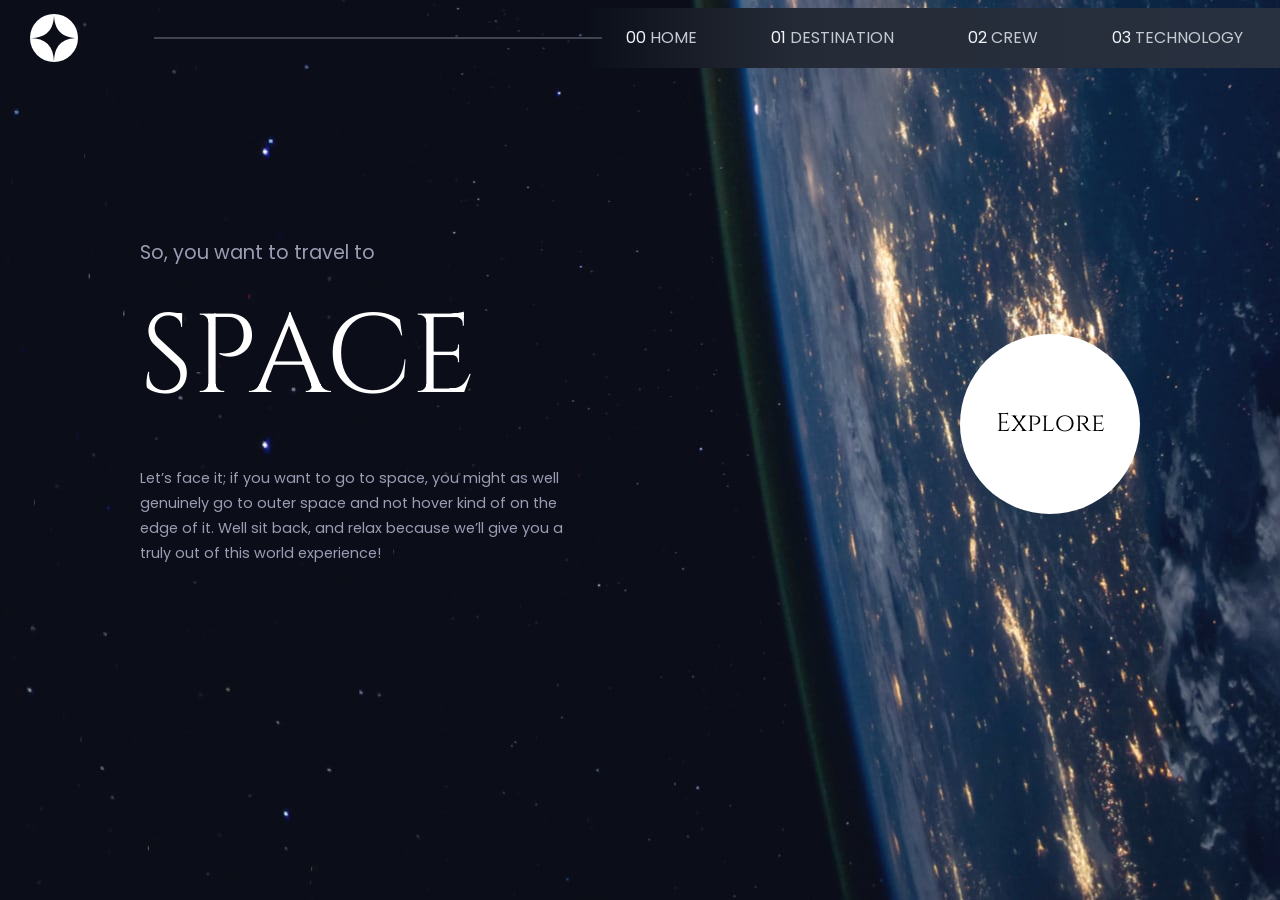
<file: index.html>
<!DOCTYPE html>
<html lang="en">
<head>
    <meta charset="UTF-8">
    <meta name="viewport" content="width=device-width, initial-scale=1.0">
    <title>Document</title>
    <link href="style.css" rel="stylesheet">
    <link href="https://fonts.googleapis.com/css2?family=Cinzel:wght@400;700&display=swap" rel="stylesheet">
    <link href="https://fonts.googleapis.com/css2?family=Poppins:wght@200;300&display=swap" rel="stylesheet">
</head>
<body> 
    <div id="header-placeholder"></div>
    <div class="home-cont">
        <div class="left">
            <p class="home-int">So, you want to travel to</p>
            <p class="home-tit">SPACE</p>
            <p class="home-txt"> Let’s face it; if you want to go to space, you might as well genuinely go to outer space and not hover kind of on the edge of it. Well sit back, and relax because we’ll give you a truly out of this world experience!</p>
        </div>
        <div class="right">
            <div class="home-circ">
                <p class="homeCir-txt">Explore</p>
            </div>
        </div>
    </div> 
        <script src="header.js"></script>
         <script src="app.js"></script>
</body>
</html>
</file>
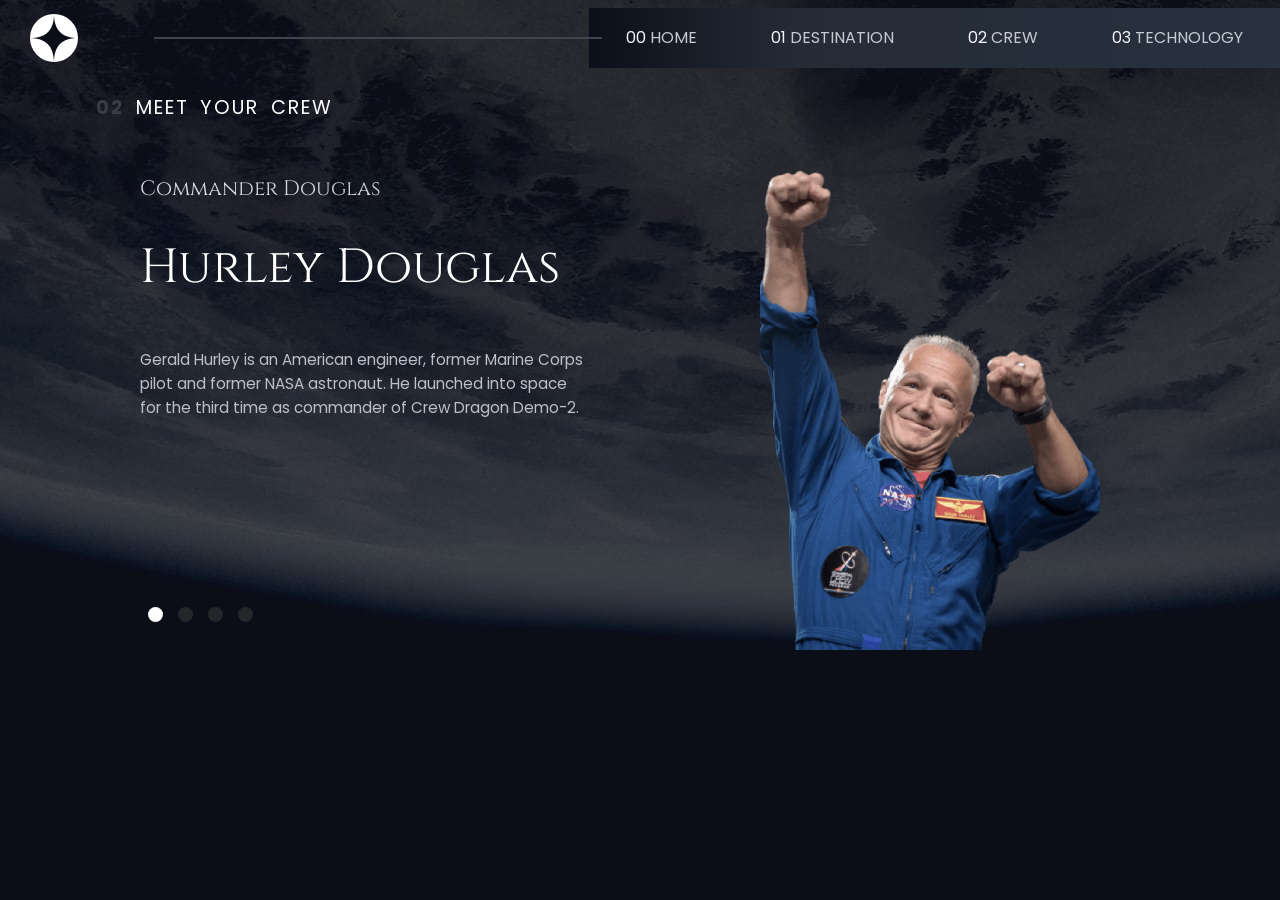
<file: crew.html>
<!DOCTYPE html>
<html lang="en">
<head>
    <meta charset="UTF-8">
    <meta name="viewport" content="width=device-width, initial-scale=1.0">
    <title>Crew</title>
     <link href="style.css" rel="stylesheet">
    <link href="https://fonts.googleapis.com/css2?family=Cinzel:wght@400;700&display=swap" rel="stylesheet">
    <link href="https://fonts.googleapis.com/css2?family=Poppins:wght@200;300&display=swap" rel="stylesheet">
</head>
<body>
    <div id="header-placeholder"></div>
    <div class="crew-cont">
         <p class="des-tit"><span class="des-num">02</span> MEET YOUR CREW</p>
         <div class="crew-infcont">
            <div class="crew-left">
                <div class="up"> 
                <p class="position">Commander Douglas</p>
                <p class="crew-name">Hurley Douglas</p>
                <p class="crew-txt">Gerald Hurley is an American engineer, former Marine Corps pilot and former NASA astronaut. He launched into space for the third time as commander of Crew Dragon Demo-2.</p>
                </div>
                   <div class="crew-buttons">
                    <button class="crew-btn" type="button" id="btn1"></button>
                    <button class="crew-btn" type="button" id="btn2"></button>
                    <button class="crew-btn" type="button" id="btn3"></button>
                    <button class="crew-btn" type="button" id="btn4"></button>
                </div>
            </div>

            <div class="crew-right">
               
                <div class="person-box"></div>
            </div>
         </div>
    </div>
      <script src="header.js"></script>
    <script src="app.js"></script>
    
</body>
</html>
</file>
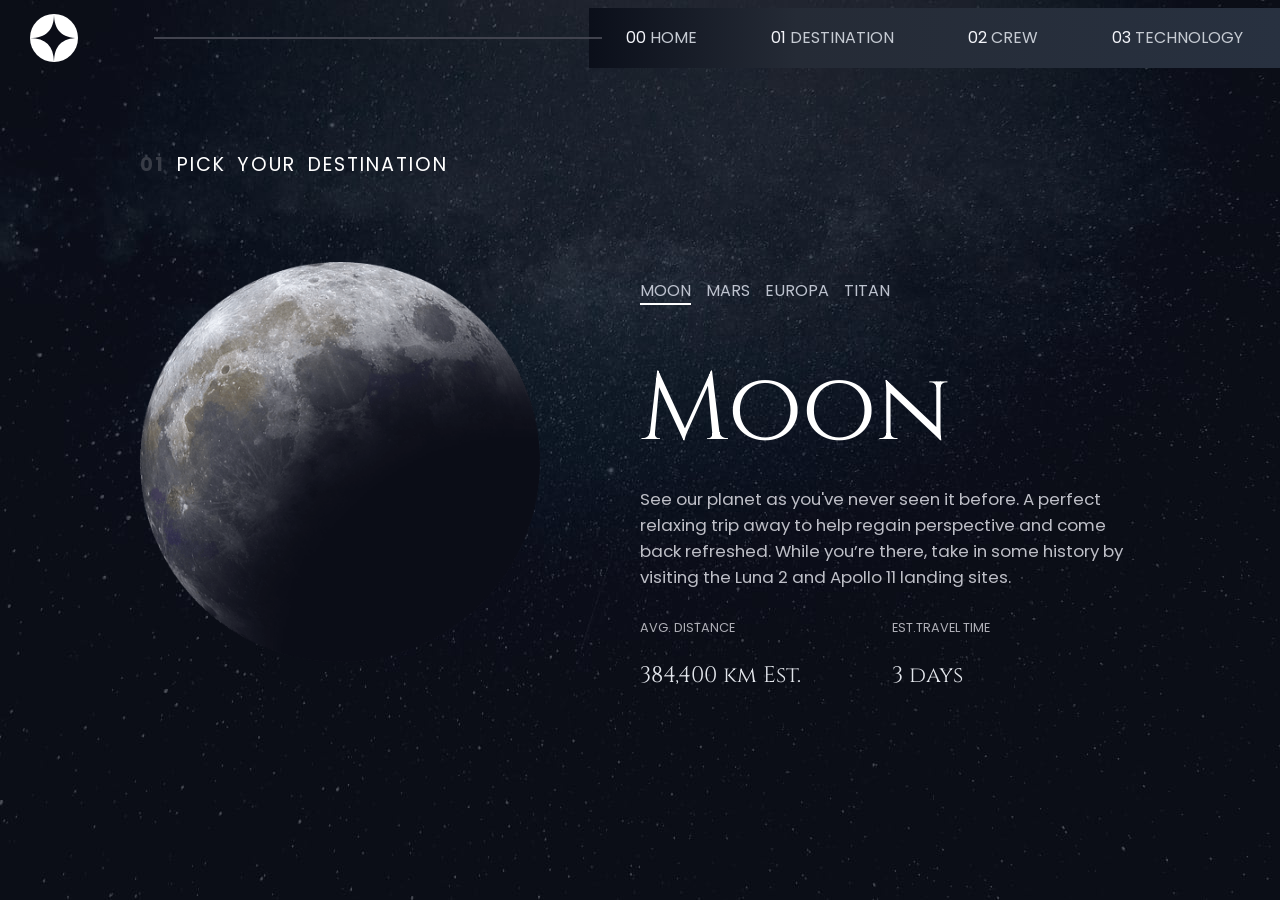
<file: destination.html>
<!DOCTYPE html>
<html lang="en">
<head>
    <meta charset="UTF-8">
    <meta name="viewport" content="width=device-width, initial-scale=1.0">
    <title>Destination</title>
     <link href="style.css" rel="stylesheet">
    <link href="https://fonts.googleapis.com/css2?family=Cinzel:wght@400;700&display=swap" rel="stylesheet">
    <link href="https://fonts.googleapis.com/css2?family=Poppins:wght@200;300&display=swap" rel="stylesheet">
</head>
<body>
    <div id="header-placeholder"></div>
    <div class="des-cont">
        <div class="des-top">
            <p class="des-tit"><span class="des-num">01</span> PICK YOUR DESTINATION</p>
             
        </div>
        <div class="des-down">
            <div class="planet-box"></div>
            <div class="planet-inf">
                <div class="planet-name">
                    <div class="nameBox"><p class="nameP" id="moon">MOON</p></div>
                    <div class="nameBox"><p class="nameP" id="mars">MARS</p></div>
                    <div class="nameBox"><p class="nameP" id="europa">EUROPA</p></div>
                    <div class="nameBox"><p class="nameP" id="titan">TITAN</p></div>
                </div>
                <p class="planettit">Moon</p>
                <p class="planettxt">See our planet as you’ve never seen it before. A perfect relaxing trip away to help regain perspective and come back refreshed. While you’re there, take in some history by visiting the Luna 2 and Apollo 11 landing sites.</p>
                <div class="planet-line"></div>
                <div class="planet-time">
                    <div class="mil">
                        <p class="mil-tit">AVG. DISTANCE</p>
                        <p class="mil-txt">384,400 km Est.</p>
                    </div>
                    <div class="month">
                        <p class="month-tit">EST.TRAVEL TIME</p>
                        <p class="month-txt">3 days</p>
                    </div>
                </div>
            </div>
        </div>
    </div>
     
     <script src="header.js"></script>
     <script src="app.js"></script>
</body>
</html>
</file>
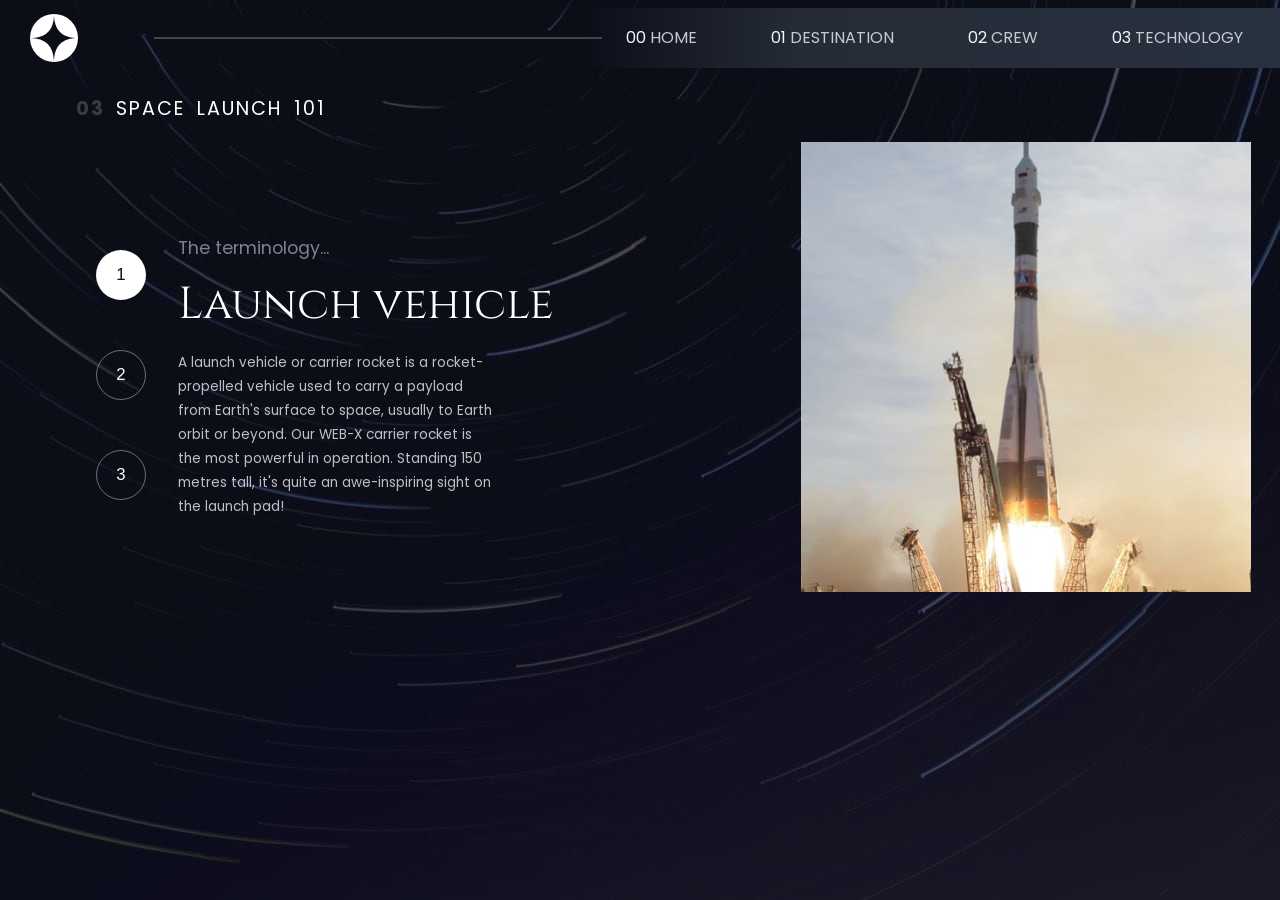
<file: technology.html>
<!DOCTYPE html>
<html lang="en">
<head>
    <meta charset="UTF-8">
    <meta name="viewport" content="width=device-width, initial-scale=1.0">
    <title>Technology</title>
     <link href="style.css" rel="stylesheet">
    <link href="https://fonts.googleapis.com/css2?family=Cinzel:wght@400;700&display=swap" rel="stylesheet">
    <link href="https://fonts.googleapis.com/css2?family=Poppins:wght@200;300&display=swap" rel="stylesheet">
</head>
<body>
    <div id="header-placeholder"></div>
     <div class="tec-cont">
        <p class="des-tit"><span class="des-num">03</span> SPACE LAUNCH 101</p>
        <div class="box">
            
    <div class="tec-img"></div>
        <div class="tec-infbox">
            <div class="tec-buttons">
                <button class="tec-btn" id="tec1">1</button>
                <button class="tec-btn" id="tec2">2</button>
                <button class="tec-btn" id="tec3">3</button>
            </div>
            <div class="tec-inf">
                <p class="tec-int">The terminology...</p>
                <p class="tec-tit">Launch vehicle</p>
                <p class="tec-txt">A launch vehicle or carrier rocket is a rocket-propelled vehicle used to carry a payload from Earth's surface to space, usually to Earth orbit or beyond. Our WEB-X carrier rocket is the most powerful in operation. Standing 150 metres tall, it's quite an awe-inspiring sight on the launch pad!</p>
            </div>
        </div>
     </div>
     </div>
     
     <script src="header.js"></script>
     <script src="app.js"></script>
</body>
</html>
</file>
<file: style.css>
*{
    box-sizing: border-box;
    
}
 

body{
    width: 100%;
    min-height: 100vh;
    font-size: 1rem;
    font-family:"Poppins", sans-serif;
  margin: 0;
    padding: 0;
    background-position: center;
    background-size: cover;
    background-repeat: no-repeat;
    overflow-x: hidden;

}
  
nav{
    display: flex;
    flex-direction: row;
    align-items: center;
}

nav a{
    color: #c6cbd3;
    text-decoration: none;
}

.nav-numb{
    color:#f4f5fa;
}
  #bod-tit{
       margin: auto;
        width: 100%;
      justify-content: center;
        display: flex;
        flex-direction: row;
        justify-content: space-around;
        align-items: center;

  }

  .home-int, .home-txt{
    color: #9b9db3;
  }

  .home-tit{
    color: white;
    font-family: "Cinzel", sans-serif;
  }

  .home-circ{
   font-family: "Cinzel", sans-serif;
   display: flex;
   flex-direction: column;
   justify-content: center;
   align-items: center;

  }

  .aBox{
    display: flex;
    flex-direction: column;
    height: 100%;
    justify-content: center;
    align-items: center;
  }

   .des-num{
        color: #383c46;
        font-weight: bold;

    }

    .des-tit{
        color: #ffffff;
    }

    .month-tit, .mil-tit{
        color: #aeaeb6;
    }

    .planet-time{
        display: flex;
        flex-direction: row;
        justify-content: space-between;
    }

 

.des-down{
    width: 100%;
}

.planet-name{
    display: flex;
    flex-direction: row;
     color: #bec3cf;
  
}

.planettxt{
    color: rgb(190, 191, 199);
}

.planettit, .crew-name{
    color: #ffffff;
    font-family: "Cinzel", sans-serif;
}

.month-txt, .mil-txt{
color: #e2e5eb;
font-family: "Cinzel", sans-serif;
}

.planet-box{
     background-image: url("image-moon.png");
       background-size: cover;
}

 .down-line, .headdown{
        max-width: 70px;
        height: 2px;
        background-color: white;
        margin: 0 auto;
    }

 .position{
   color: #d5d9e0;
font-family: "Cinzel", sans-serif;

 }

 .crew-txt{
    color: rgb(190, 191, 199);
 }

 .crew-btn{
    background-color: #25262a;
    border: none;
    border-radius: 50%;
 }
    
.crew-buttons{
    display: flex;
    flex-direction: row;
 
    justify-content: space-around;
     
}

.person-box{
    background-image: url("image-douglas-hurley.png");
    background-repeat: no-repeat;
    background-position: center;
    background-size: cover;
    
}

.crew-right{
    display: flex;
    justify-content: center;
    width: 80%;
    margin: 1rem auto;
     
}

.tec-buttons{
    display: flex;
  
  }

  .tec-int{
    color:#7d8194 ;
  }

  .tec-tit{
    color: #ffffff;
  }

  .tec-tit {
    font-family: "Cinzel", sans-serif;

  }

  .tec-txt{
    color: rgb(190, 191, 199);
  }

   .tec-btn{
    border-radius: 50%;
    border: 0.5px solid rgba(255, 255, 255, 0.397);
    background-color: transparent;
    color: white;
    text-align: center;
    
  }


 
@media screen and (max-width: 480px){
 #bod-tit,.home-cont, .des-cont, .crew-cont, .tec-cont{
       width: 98%;
    }
 .planet-time{
    margin: 0 auto;
 }

 nav{
     width: 80%;
 }
   
}

@media screen and (max-width: 768px) {
    #bod-tit{
        max-width: 480px;
    }
    
    nav a{
        font-size: 0.75rem;
        font-weight: 500;
     
    }
     
    .nav-numb{
        display: none;
    }
    
    nav{ 
     width: 70%;
        justify-content: space-around;
         background: #131522 ;
         height: 30px;
    }

    .logo-box{
        height: 50px;
        width: 50px;
        transform: scale(0.5);
    }
    .line{
        display: none;
    }
    
    .home-cont{
     display: flex;
     flex-direction: column;
     justify-content: center;
     align-items: center;
     margin: 0 auto;
     max-width: 480px;
     text-align: center;
     margin-top: 1rem;
     margin-bottom:2rem ;
    }

     .home-txt{
        max-width: 41ch;
        font-size: 0.88rem;
        margin-top: -1rem;
        line-height: 22px;
    }

    .home-tit{
        font-size: 5rem;
        letter-spacing: 10px;
        

    }

    .home-int{
        margin-bottom: -4rem;
        font-size: 1.25rem;
    }

    .home-circ{
        width: 140px;
        height: 140px;
        background-color: white;
        border-radius: 50%;
        font-size: 1.5rem;
        margin-top: 3rem;
    }
     .des-tit{
        font-size: 0.95rem;
        word-spacing: 4.5px;
        letter-spacing: 2px;
        margin-left: 1rem;
        margin-top: 2rem;
    }
    
    .des-down{
        display: flex;
        flex-direction: column-reverse;
        justify-content: space-between;
        margin-top: 4rem;
        width: 98%;
        margin: 0 auto;
    }

    .planet-box{
        
       width: 220px;
       height: 220px;
       margin: 0 auto;
    }

     

    .planet-name{
        width: 80%;
        justify-content: space-around;
    
    }


    .planettit{
        font-size: 3rem;
       
    }

    .planettxt{
        font-size: 0.95rem;
        line-height: 22px;
        max-width: 38ch;
        margin-left: 1rem;
    }

    .planet-time{
        width: 80%;
        
    }

    .month-txt, .mil-txt{
        font-size: 1.25rem;
    }

    .mil-tit, .month-tit{
        font-size: 0.7rem;
    }
    
    .des-cont, .crew-cont{
        max-width: 480px;
        width: 100%;
        margin: 0 auto 2rem;
        padding-left: 0.3rem;
    }

    .tec-cont{
         max-width: 480px;
        width: 100%;
        margin: 0 auto 2rem;
    }
    .down-line{
        max-width: 70px;
        height: 2px;
        background-color: white;
        margin: 0 auto;
    }

.crew-infcont{
    text-align: center;
    display: flex;
    flex-direction: column-reverse;
   
   }

   .crew-left{
     display: flex;
    flex-direction: column-reverse;
   
   }
.crew-buttons{
  width: 80px;
  margin: 1rem auto;
}

  .crew-btn{
    width: 12px;
    height: 12px;
  }

  .person-box{
    width: 230px;
    height: 320px;
    margin: 0 auto;
  }

  .crew-right{
    flex-direction: column-reverse;

  }

  .position{
    font-size: 1.1rem;
  }

  .crew-name{
    font-size: 1.7rem;
  }

  .crew-txt{
    font-size: 0.9rem;
    max-width: 39ch;
    margin: 0 auto;
  }

  .crew-left{
    width: 100%;
  }

  .crew-cont{
    margin-bottom: 3rem;
  }
   
  .tec-img{
    max-width: 430px;
    margin: 0 auto;
    width: 100%;
    height: 200px;
    background-image: url('image-launch-vehicle-landscape.jpg');
    background-position: center;
    background-repeat: no-repeat;
    background-size: cover;
  }
  .tec-infbox{
    width: 100%;
    text-align: center;
    margin-top: 1rem;
  }

  .tec-btn{
    font-size: 0.85rem;
    width: 30px;
    height: 30px;
  }

  .tec-buttons{
    width: 120px;
    flex-direction: row;
     margin: 0 auto;
    justify-content: space-around;
     
  }

  .tec-int{
    font-size: 0.9rem;
  }
  .tec-tit{
    font-size: 1.2rem;
  }
  
  .tec-txt{
    font-size: 0.85rem;
    max-width: 40ch;
    margin: 0 auto;
  }

}

@media screen and (min-width: 769px) and (max-width: 1024px){
  .logo-box{
        height: 50px;
        width: 50px;
         
    }

    
        nav{
 background: #131522 ;

height: 70px;
font-size: 0.9rem;
justify-content: space-around;
width: 55%;
 
    }

   

    #bod-tit{
    margin-top: 1rem;
     
    }

    .home-cont{
        width: 100%;
        max-width: 550px;
        margin: 0 auto;
         display: flex;
     flex-direction: column;
     justify-content: center;
     align-items: center;
     text-align: center;
     margin : 2rem auto;
     
    }

    .home-txt{
        max-width: 41ch;
        font-size: 1.05rem;
        margin-top: -4rem;
        line-height: 27px;
    }

    .home-tit{
        font-size: 6.5rem;
    }

    .home-int{
     font-size: 0.9rem;
     margin-bottom: -7rem;
    }

     .home-circ{
        width: 150px;
        height: 150px;
        background-color: white;
        border-radius: 50%;
        font-size: 1.5rem;
        margin-top: 3rem;
    }

    .des-tit{
        font-size: 1.2rem;
        word-spacing: 4.5px;
        letter-spacing: 2px;
        margin-left: 1rem;
        margin-top: 2rem;
         
    }
    
    .des-down{
        display: flex;
        flex-direction: column-reverse;
        justify-content: space-between;
        margin-top: 4rem;
        width: 98%;
        margin: 0 auto;
    }

    .planet-box{
        
       width: 250px;
       height: 250px;
       margin: 0 auto;
    }

     

    .planet-name{
        width: 80%;
        justify-content: space-between;
        font-size: 1.1rem;
    }


    .planettit{
        font-size: 3.5rem;
       
    }

    .planettxt{
        font-size: 1rem;
        line-height: 28px;
        max-width: 40ch;
        margin-left: 1rem;
    }

    .planet-time{
        width: 80%;
        
    }

    .month-txt, .mil-txt{
        font-size: 1.4rem;
    }

    .mil-tit, .month-tit{
        font-size: 0.9rem;
    }
    
    .des-cont{
        max-width: 480px;
        width: 100%;
        margin: 0 auto 3rem;
        padding-left: 0.3rem;
    }

    .crew-cont{
        max-width: 650px;
        width: 100%;
        margin: 2rem auto;
    }

    .crew-infcont{
        max-width: 480px;
        width: 100%;
        margin: 3rem auto;
        text-align: center;
    }

    .position{
        font-size: 1.15rem;
    }

    .crew-name{
        font-size: 1.7rem;
    }

    .crew-txt{
        font-size: 0.95rem;
        max-width: 48ch;
        margin: 0 auto;
    }

    .crew-btn{
        width: 15px;
        height: 15px;
    }

    .crew-buttons{
        width: 100px;
         
        margin: 2rem auto ;
    }

    .crew-right{
        margin-top: 3rem;
        flex-direction: column;
    }

    .person-box{
        width: 300px;
        height: 420px;
        margin: 0 auto;
    }

    .up{
        min-height: 270px;
        height: 100%;
         
    }
    .tec-cont{
        max-width: 700px;
        width: 100%;
        margin: 0 auto 3rem;
    }
    .tec-img{
    max-width: 550px;
    margin: 0 auto;
    width: 100%;
    height: 270px;
    background-image: url('image-launch-vehicle-landscape.jpg');
    background-position: center;
    background-repeat: no-repeat;
    background-size: cover;
  }
  .tec-infbox{
    width: 100%;
    text-align: center;
    margin-top: 1rem;
  }

  .tec-btn{
    width: 40px;
    height: 40px;
    font-size: 0.95rem;

  }

  

  .tec-buttons{
    width: 150px;
    flex-direction: row;
     margin: 0 auto;
    justify-content: space-around;
     
  }

   
  .tec-tit{
    font-size: 1.4rem;
  }
  
  .tec-txt{
    font-size: 0.95rem;
    max-width: 40ch;
    margin: 0 auto;
    line-height: 24px;
  }

} 
 
@media screen and (min-width: 1025px){

    nav{
 background: linear-gradient(
    90deg,
    #0b0f1a 0%,
    #252b36 30%,
    #283140 100%
     
);;
display: flex;
width: 54%;
justify-content: space-around;
height: 60px;
}
 

.home-cont{
    width: 100%;
  max-width: 1000px;
  display: flex;
    flex-direction: row;
     justify-content: space-between;
    
    align-items: center;
   margin: 9rem auto 0;
}

  

.des-cont{
   width: 100%;
max-width: 1000px;
display: flex;
    flex-direction: column;
  
    margin:3.5rem auto 0;
 
}
.home-int{
    font-size: 1.2rem;
    margin-bottom: -6rem;
}

.home-tit{
    font-size: 7rem;
}

.home-txt{
    max-width: 50ch;
    margin-top: -5rem;
    font-size: 0.9rem;
    line-height: 25px;
}
#bod-tit{
    justify-content: space-between;
    width: 100%;
}

.logo-box{
    margin-left: 1rem;
    width: 75px;
    height: 75px;
    background-repeat: no-repeat;
    background-position: center;
}
.home-circ{
        width: 180px;
        height: 180px;
        background-color: white;
        border-radius: 50%;
        font-size: 1.6rem;
        margin-top: 3rem;
    }

    .line{
        background-color: #41434e;
        width: 35%;
        height: 2px;
        position: absolute;
        z-index: 1;
        margin-left: 12%;
    }

    .downDiv{
        width: 20px;
        height: 1px;
        background-color: white;
    }

    .des-tit{
        font-size: 1.2rem;
        word-spacing: 4.5px;
        letter-spacing: 2px;
    }
    
    .des-down{
        display: flex;
        flex-direction: row;
        justify-content: space-between;
        margin-top: 4rem;
        
    }

    .planet-box{
        
       width: 400px;
       height: 400px;
    }

    .planet-inf{
        width: 500px;
    }

    .planet-name{
        width: 50%;
        justify-content: space-between;
        margin-bottom: -4.5rem;
    }


    .planettit{
        font-size: 6rem;
        margin-bottom: -0.4rem;
    }

    .planettxt{
        font-size: 1.05rem;
        line-height: 26px;
    }

    .planet-time{
        width: 70%;
    }

    .month-txt, .mil-txt{
        font-size: 1.4rem;
    }

    .mil-tit, .month-tit{
        font-size: 0.8rem;
    }
    
    .planet-name p:hover{
        cursor: pointer;
    }

     .person-box{
        width: 340px;
        height: 480px;
         
     }
    
.up{
    max-height: 400px;
    height: 100%;
    
}
    

    .crew-left{
        text-align: start;
        margin: 0;
    }

    .crew-infcont{
        width: 100%;
        margin-left: 2rem;
      
    }

    .crew-infcont{
        max-width: 1000px;
        width: 100%;
        margin: 2rem auto 0;
        display: flex;
        flex-direction: row;
 
    }

    .crew-btn{
        width: 15px;
        height: 15px;
    }

    .crew-btn:hover{
        cursor: pointer;
    }

    .crew-buttons{
        width: 120px;
        margin-top: 2rem;
    }
    
    .position{
        font-size: 1.3rem;
        margin-bottom: -1rem;
    }

    .crew-name{
        font-size: 3rem;
        min-width: 20ch;
    }

    .crew-txt{
        max-width: 50ch;
        font-size: 0.95rem;
        line-height: 24px;
    }
    
   .crew-cont .des-tit{
     
    margin-top: 2cqb;
   }

   .crew-cont{
    width: 85%;
    margin: 0 auto;
   }


      .tec-cont{
       
        width: 98%;
        margin: 0 auto 3rem;
     
       
        }
    .tec-img{
     width: 450px;
    height: 450px;
    background-image: url('image-launch-vehicle-portrait.jpg');
    background-position: center;
    background-repeat: no-repeat;
    background-size: cover;
    margin-right: 1rem;
  }

  .box{
    display: flex;
    flex-direction: row-reverse;
    width: 100%;
    
    height: max-content;
    margin: auto;
  }
  .tec-infbox{
    width: max-content;
    margin: 1rem auto 0;
    display: flex;
    flex-direction: row;
     justify-content: center;
     align-items: center;
  }

  .tec-btn{
    width: 50px;
    height: 50px;
    font-size: 1.05rem;

  }

  

  .tec-buttons{
    height: 300px;
    flex-direction: column;
     margin: 0 auto;
    justify-content: space-around;
     margin-right: 2rem;
  }

   
  .tec-tit{
    font-size: 2.8rem;
   min-width: 20ch;
   margin-bottom: 1rem;
}
  
  .tec-txt{
    font-size: 0.85rem;
    max-width: 35ch;
     
    line-height: 24px;
  }
    
  .tec-int{
    font-size: 1.1rem;
    margin-bottom: -2rem;
  }

  .tec-cont .des-tit{
    margin-left: 5%;
  }

  .tec-btn:hover{
    cursor: pointer;
  }
}
</file>
